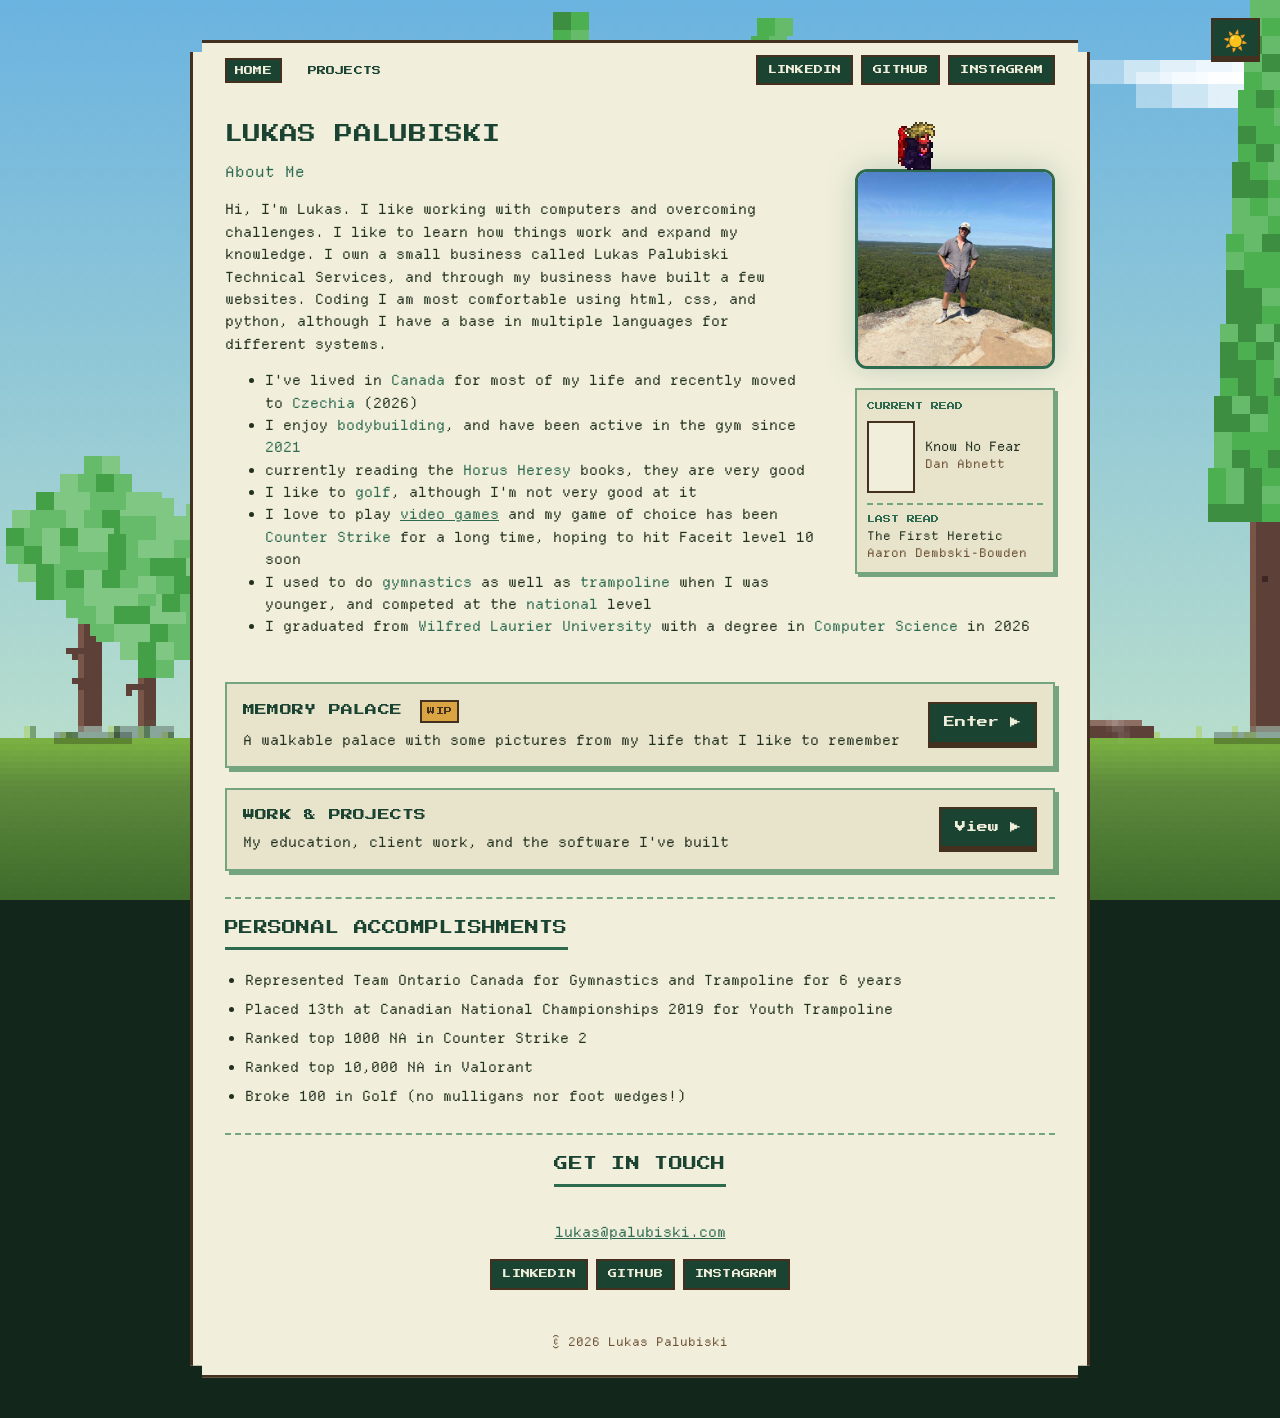
<file: index.html>
<!DOCTYPE html>
<html lang="en">
<head>
  <!-- Google tag (gtag.js) -->
<script async src="https://www.googletagmanager.com/gtag/js?id=G-KP51CSKDEX"></script>
<script>
  window.dataLayer = window.dataLayer || [];
  function gtag(){dataLayer.push(arguments);}
  gtag('js', new Date());

  gtag('config', 'G-KP51CSKDEX');
</script>
<meta charset="UTF-8">
<meta name="viewport" content="width=device-width, initial-scale=1.0">
<title>Lukas Palubiski</title>
<meta name="description" content="Lukas Palubiski: computer science graduate and software developer from Canada, now living in Czechia. About me, interests, and a walkable memory palace.">
<meta property="og:type" content="website">
<meta property="og:title" content="Lukas Palubiski">
<meta property="og:description" content="Computer science graduate and software developer. About me, interests, and a walkable memory palace.">
<meta property="og:url" content="https://palubiski.com/">
<meta property="og:image" content="https://palubiski.com/images/IMG_20260719_183843_461.jpg">
<meta name="twitter:card" content="summary">
<link rel="stylesheet" href="style.css">
</head>
<body>
  <button id="theme-toggle" aria-label="Toggle day/night" class="theme-toggle">🌙</button>
  <canvas id="bg-canvas"></canvas>
  <canvas id="npc-canvas"></canvas>

  <header id="site-header">
    <div class="header-inner">
      <nav id="main-nav" aria-label="Site">
        <ul>
          <li><a href="index.html" class="active" aria-current="page">Home</a></li>
          <li><a href="projects.html">Projects</a></li>
        </ul>
      </nav>
      <ul class="social-links">
        <li><a href="https://linkedin.com/in/lukas-palubiski-417b95355/" target="_blank" rel="noopener noreferrer">LinkedIn</a></li>
        <li><a href="https://github.com/lukaspal1" target="_blank" rel="noopener noreferrer">GitHub</a></li>
        <li><a href="https://www.instagram.com/lukaspalubiski.v2/" target="_blank" rel="noopener noreferrer">Instagram</a></li>
      </ul>
    </div>
  </header>

  <main id="top">
    <section id="about" class="section hero-section">
      <div class="section-inner">
        <div class="hero-layout">
          <div class="hero-image">
            <img 
              id="profile-thumb"
              src="images/IMG_20260719_183843_461.jpg" 
              alt="Lukas Palubiski - Profile Photo"
              class="profile-image"
              fetchpriority="high"
            >
            <br>
            <!-- <button id="knight-pose-btn" class="knight-pose-btn">Pose Knight</button> -->
            <!-- Side widgets: float beside the main block on wide screens, sit under the photo otherwise -->
            <div class="side-widgets">
            <a id="faceit-card" class="faceit-card" href="#" target="_blank" rel="noopener noreferrer" hidden>
              <span class="faceit-label">Faceit CS2</span>
              <span class="faceit-row">
                <span id="faceit-level" class="faceit-level"></span>
                <span id="faceit-elo" class="faceit-elo"></span>
              </span>
              <span class="faceit-bar"><span id="faceit-bar-fill" class="faceit-bar-fill"></span></span>
              <span id="faceit-goal" class="faceit-goal"></span>
            </a>
            <a id="spotify-card" class="spotify-card" href="#" target="_blank" rel="noopener noreferrer" hidden>
              <span class="spotify-label"><span id="spotify-status">Now playing</span><span id="spotify-eq" class="spotify-eq"><i></i><i></i><i></i></span></span>
              <span class="spotify-row">
                <canvas id="spotify-cover" class="spotify-cover" width="40" height="40"></canvas>
                <span class="spotify-text">
                  <span id="spotify-title" class="spotify-title"></span>
                  <span id="spotify-artist" class="spotify-artist"></span>
                </span>
              </span>
            </a>
            <!-- Current book: edit the title/author text and the data-* values.
                 The cover is fetched from Open Library by ISBN; to use your own
                 picture instead, add data-cover="images/your-file.jpg". -->
            <a id="book-card" class="book-card" href="#" target="_blank" rel="noopener noreferrer"
               data-isbn="9781849701358">
              <span class="book-label">Current read</span>
              <span class="book-row">
                <canvas id="book-cover" class="book-cover" width="50" height="75"></canvas>
                <span class="book-text">
                  <span class="book-title">Know No Fear</span>
                  <span class="book-author">Dan Abnett</span>
                </span>
              </span>
              <span class="book-prev">
                <span class="book-label">Last read</span>
                <span class="book-prev-title">The First Heretic</span>
                <span class="book-author">Aaron Dembski-Bowden</span>
              </span>
            </a>
            </div>
          </div>
          <div class="hero-text">
            <h1 class="hero-name">Lukas Palubiski</h1>
            <p class="hero-tagline"><b>About Me</b></p>
            <p>
              Hi, I'm Lukas. I like working with computers and overcoming challenges. 
              I like to learn how things work and expand my knowledge. I own a small 
              business called Lukas Palubiski Technical Services, and through my business 
              have built a few websites. Coding I am most comfortable using html, css, and 
              python, although I have a base in multiple languages for different systems.
            </p>
            <ul class="hero-details">
              <li>I've lived in <b>Canada</b> for most of my life and recently moved to <b>Czechia</b> (2026)</li>
              <li>I enjoy <b>bodybuilding</b>, and have been active in the gym since <b>2021</b></li>
              <li>currently reading the <b>Horus Heresy</b> books, they are very good</li>
              <li>I like to <b>golf</b>, although I'm not very good at it</li>
              <li>I love to play <b><a class = "hero-text" href="https://steamcommunity.com/id/gluckymcdoodle/" target="_blank" rel="noopener noreferrer">video games</a></b> and my game of choice has been <b>Counter Strike</b> for a long time, hoping to hit Faceit level 10 soon</li>
              <li>I used to do <b>gymnastics</b> as well as <b>trampoline</b> when I was younger, and competed at the <b>national</b> level</li>
              <li>I graduated from <b>Wilfred Laurier University</b> with a degree in <b>Computer Science</b> in 2026</li>

            </ul>
          </div>
        </div>

        <aside class="palace-callout">
          <div class="palace-text">
            <h2 class="palace-title">Memory Palace <span class="wip-badge">WIP</span></h2>
            <p>A walkable palace with some pictures from my life that I like to remember</p>
          </div>
          <a class="palace-btn" href="gallery.html" target="_blank" rel="noopener noreferrer">Enter &#9654;</a>
        </aside>

        <aside class="palace-callout">
          <div class="palace-text">
            <h2 class="palace-title">Work &amp; Projects</h2>
            <p>My education, client work, and the software I've built</p>
          </div>
          <a class="palace-btn" href="projects.html">View &#9654;</a>
        </aside>
      </div>
    </section>

    <div id="profile-modal" class="modal">
      <span class="close">&times;</span>
      <img class="modal-content" id="modal-img">
      <div id="caption">Click outside or press ESC to close</div>
    </div>

    <section id="accomplishments" class="section">
      <div class="section-inner">
        <h2 class="section-title">Personal Accomplishments</h2>
        <ul class="accomplishments-list">
          <li>Represented Team Ontario Canada for Gymnastics and Trampoline for 6 years</li>
          <li>Placed 13th at Canadian National Championships 2019 for Youth Trampoline</li>
          <li>Ranked top 1000 NA in Counter Strike 2</li>
          <li>Ranked top 10,000 NA in Valorant</li>
          <li>Broke 100 in Golf (no mulligans nor foot wedges!)</li>
        </ul>
      </div>
    </section>

    <section id="contact" class="section contact-section">
      <div class="section-inner">
        <h2 class="section-title">Get in Touch</h2>
        <p><a href="mailto:lukas@palubiski.com">lukas@palubiski.com</a></p>
        <ul class="social-links footer-social-links">
          <li><a href="https://linkedin.com/in/lukas-palubiski-417b95355/" target="_blank">LinkedIn</a></li>
          <li><a href="https://github.com/lukaspal1" target="_blank">GitHub</a></li>
          <li><a href="https://www.instagram.com/lukaspalubiski.v2/" target="_blank">Instagram</a></li>
        </ul>
      </div>
    </section>
  </main>

  <footer id="site-footer">
    <p>&copy; <span id="current-year"></span> Lukas Palubiski</p>
  </footer>

  <script src="script.js?v=1.11"></script>
  <script src="faceit.js?v=1.0"></script>
  <script src="spotify.js?v=1.0"></script>
  <script src="book.js?v=1.1"></script>
</body>
</html>
</file>
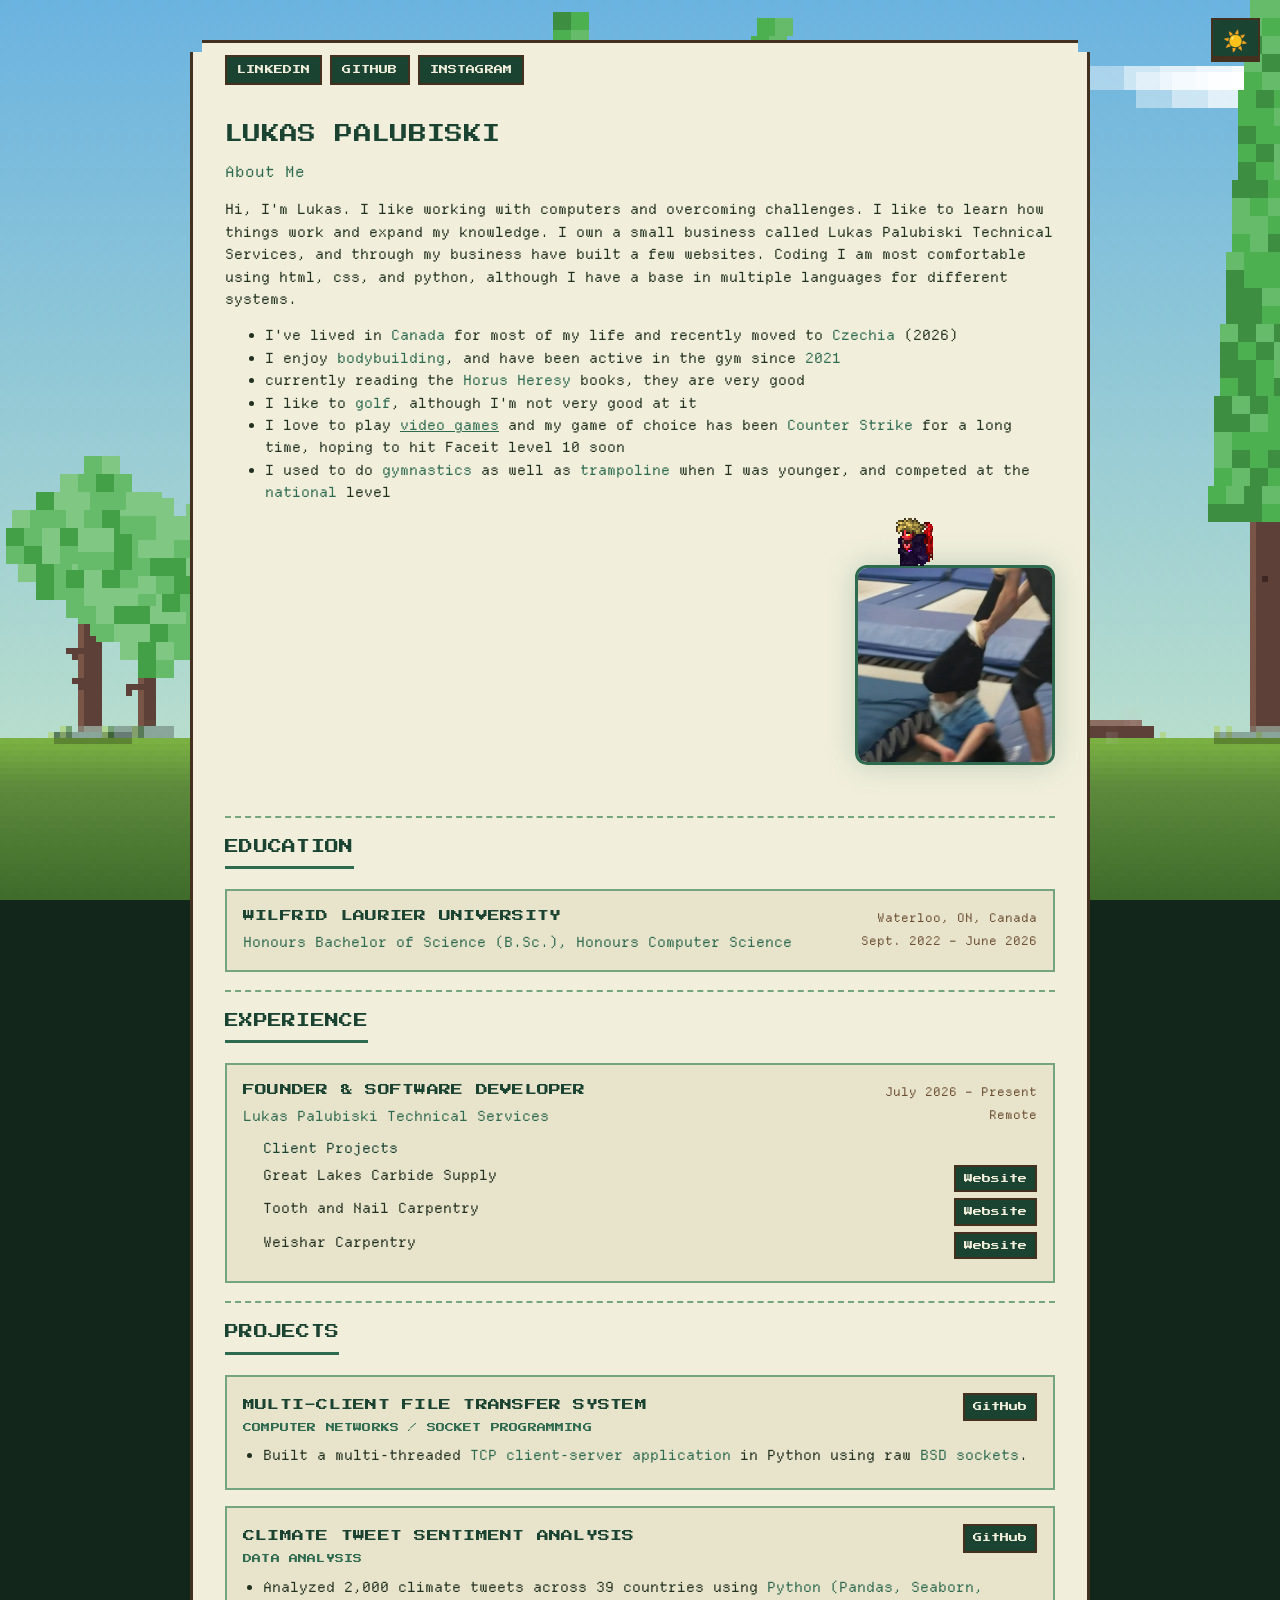
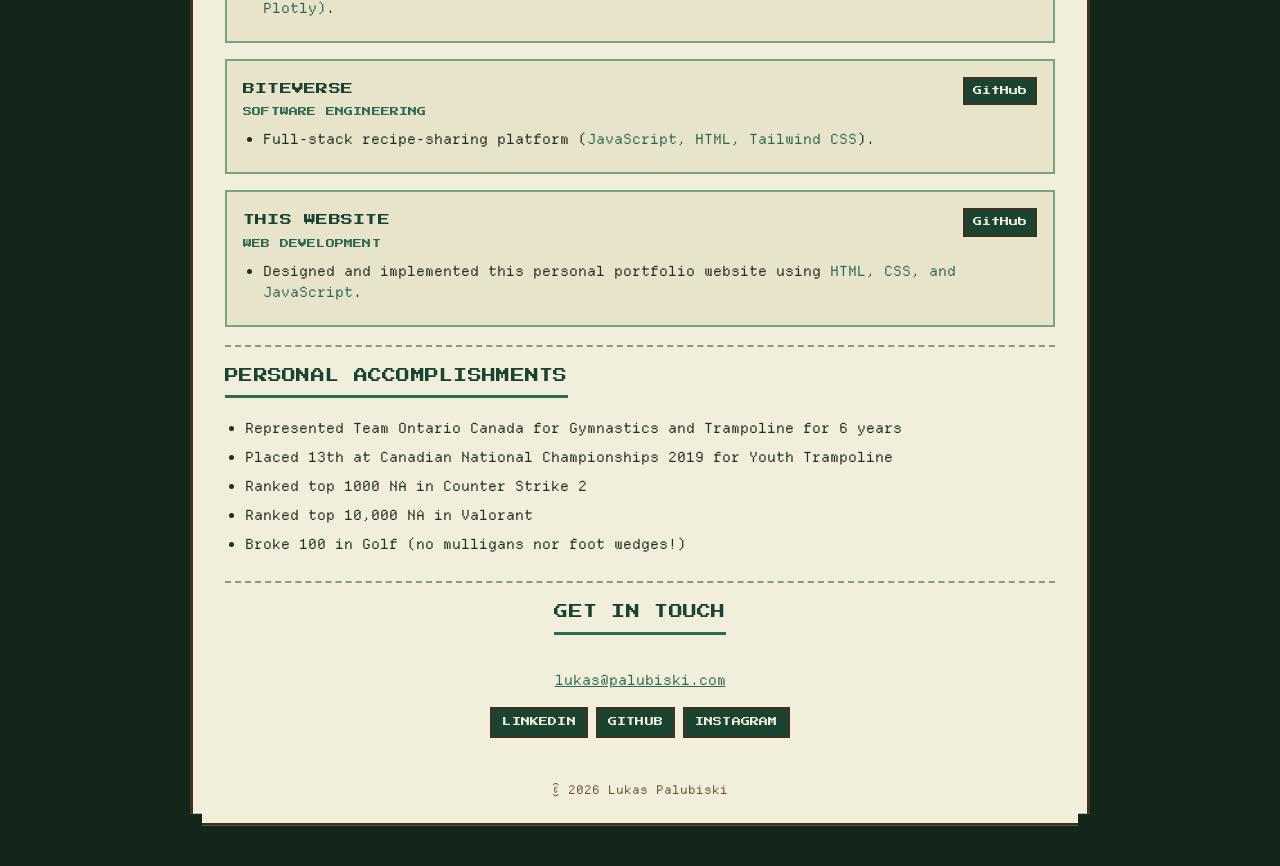
<file: LukasPalubiski.html>
<!DOCTYPE html>
<html lang="en">
<head>
<meta charset="UTF-8">
<meta name="viewport" content="width=device-width, initial-scale=1.0">
<title>Lukas Palubiski</title>
<link rel="stylesheet" href="style.css">
</head>
<body>
  <button id="theme-toggle" aria-label="Toggle day/night" class="theme-toggle">🌙</button>
  <canvas id="bg-canvas"></canvas>
  <canvas id="npc-canvas"></canvas>

  <header id="site-header">
    <div class="header-inner">
      <ul class="social-links">
        <li><a href="https://linkedin.com/in/lukas-palubiski-417b95355/" target="_blank" rel="noopener noreferrer">LinkedIn</a></li>
        <li><a href="https://github.com/lukaspal1" target="_blank" rel="noopener noreferrer">GitHub</a></li>
        <li><a href="https://www.instagram.com/lukaspalubiski.v2/" target="_blank" rel="noopener noreferrer">Instagram</a></li>
      </ul>
    </div>
  </header>

  <main id="top">
    <section id="about" class="section hero-section">
      <div class="section-inner">
        <div class="hero-layout">
          <div class="hero-text">
            <h1 class="hero-name">Lukas Palubiski</h1>
            <p class="hero-tagline"><b>About Me</b></p>
            <p>
              Hi, I'm Lukas. I like working with computers and overcoming challenges. 
              I like to learn how things work and expand my knowledge. I own a small 
              business called Lukas Palubiski Technical Services, and through my business 
              have built a few websites. Coding I am most comfortable using html, css, and 
              python, although I have a base in multiple languages for different systems.
            </p>
            <ul class="hero-details">
              <li>I've lived in <b>Canada</b> for most of my life and recently moved to <b>Czechia</b> (2026)</li>
              <li>I enjoy <b>bodybuilding</b>, and have been active in the gym since <b>2021</b></li>
              <li>currently reading the <b>Horus Heresy</b> books, they are very good</li>
              <li>I like to <b>golf</b>, although I'm not very good at it</li>
              <li>I love to play <b><a href="https://steamcommunity.com/id/gluckymcdoodle/" target="_blank" rel="noopener noreferrer">video games</a></b> and my game of choice has been <b>Counter Strike</b> for a long time, hoping to hit Faceit level 10 soon</li>
              <li>I used to do <b>gymnastics</b> as well as <b>trampoline</b> when I was younger, and competed at the <b>national</b> level</li>
            </ul>
          </div>
          
          <div class="hero-image">
            <img 
              id="profile-thumb"
              src="Screenshot_20220113-093740_Instagram.jpg" 
              alt="Lukas Palubiski - Profile Photo"
              class="profile-image"
              loading="lazy"
            >
            <br>
            <!-- <button id="knight-pose-btn" class="knight-pose-btn">Pose Knight</button> -->
          </div>
        </div>
      </div>
    </section>

    <div id="profile-modal" class="modal">
      <span class="close">&times;</span>
      <img class="modal-content" id="modal-img">
      <div id="caption">Click outside or press ESC to close</div>
    </div>

    <section id="education" class="section">
      <div class="section-inner">
        <h2 class="section-title">Education</h2>
        <article class="entry">
          <div class="entry-header">
            <h3 class="entry-title">Wilfrid Laurier University</h3>
            <span class="entry-location">Waterloo, ON, Canada</span>
          </div>
          <div class="entry-subheader">
            <span class="entry-role">Honours Bachelor of Science (B.Sc.), Honours Computer Science</span>
            <span class="entry-dates">Sept. 2022 – June 2026</span>
          </div>
        </article>
      </div>
    </section>

    <section id="experience" class="section">
      <div class="section-inner">
        <h2 class="section-title">Experience</h2>
        <article class="entry">
          <div class="entry-header">
            <h3 class="entry-title">Founder &amp; Software Developer</h3>
            <span class="entry-dates">July 2026 – Present</span>
          </div>
          <div class="entry-subheader">
            <span class="entry-role">Lukas Palubiski Technical Services</span>
            <span class="entry-location">Remote</span>
          </div>
          <ul class="entry-details client-list">
            <li class="entry-subheader" style="font-weight: bold; color: var(--forest);">Client Projects</li>
            <li class="entry-subheader">Great Lakes Carbide Supply <a class="entry-link" href="https://www.greatlakescarbidesupply.com" target="_blank">Website</a></li>
            <li class="entry-subheader">Tooth and Nail Carpentry <a class="entry-link" href="https://www.toothandnailcarpentry.ca" target="_blank">Website</a></li>
            <li class="entry-subheader">Weishar Carpentry<a class="entry-link" href="https://www.weisharcarpentry.ca" target="_blank">Website</a></li>
          </ul>
        </article>
      </div>
    </section>

    <section id="projects" class="section">
      <div class="section-inner">
        <h2 class="section-title">Projects</h2>
        <article class="entry project-entry">
          <div class="entry-header">
            <h3 class="entry-title">Multi-Client File Transfer System<span class="entry-tag">Computer Networks / Socket Programming</span></h3>
            <a href="https://github.com/lukaspal1/Networks-Programming-Assignment" target="_blank" class="entry-link">GitHub</a>
          </div>
          <ul class="entry-details"><li>Built a multi-threaded <strong>TCP client-server application</strong> in Python using raw <strong>BSD sockets</strong>.</li></ul>
        </article>
        <article class="entry project-entry">
          <div class="entry-header">
            <h3 class="entry-title">Climate Tweet Sentiment Analysis<span class="entry-tag">Data Analysis</span></h3>
            <a href="https://github.com/lukaspal1/Portfolio/blob/main/DataVisualization_A3.ipynb" target="_blank" class="entry-link">GitHub</a>
          </div>
          <ul class="entry-details"><li>Analyzed 2,000 climate tweets across 39 countries using <strong>Python (Pandas, Seaborn, Plotly)</strong>.</li></ul>
        </article>
        <article class="entry project-entry">
          <div class="entry-header">
            <h3 class="entry-title">BiteVerse<span class="entry-tag">Software Engineering</span></h3>
            <a href="https://github.com/muchlogic/CP317-Final-Project" target="_blank" class="entry-link">GitHub</a>
          </div>
          <ul class="entry-details"><li>Full-stack recipe-sharing platform (<strong>JavaScript, HTML, Tailwind CSS</strong>).</li></ul>
        </article>
        <article class="entry project-entry">
          <div class="entry-header">
            <h3 class="entry-title">This Website<span class="entry-tag">Web Development</span></h3>
            <a href="https://github.com/lukaspal1/Portfolio" target="_blank" class="entry-link">GitHub</a>
          </div>
          <ul class="entry-details"><li>Designed and implemented this personal portfolio website using <strong>HTML, CSS, and JavaScript</strong>.</li></ul>
        </article>
      </div>
    </section>

    <section id="accomplishments" class="section">
      <div class="section-inner">
        <h2 class="section-title">Personal Accomplishments</h2>
        <ul class="accomplishments-list">
          <li>Represented Team Ontario Canada for Gymnastics and Trampoline for 6 years</li>
          <li>Placed 13th at Canadian National Championships 2019 for Youth Trampoline</li>
          <li>Ranked top 1000 NA in Counter Strike 2</li>
          <li>Ranked top 10,000 NA in Valorant</li>
          <li>Broke 100 in Golf (no mulligans nor foot wedges!)</li>
        </ul>
      </div>
    </section>

    <section id="contact" class="section contact-section">
      <div class="section-inner">
        <h2 class="section-title">Get in Touch</h2>
        <p><a href="mailto:lukas@palubiski.com">lukas@palubiski.com</a></p>
        <ul class="social-links footer-social-links">
          <li><a href="https://linkedin.com/in/lukas-palubiski-417b95355/" target="_blank">LinkedIn</a></li>
          <li><a href="https://github.com/lukaspal1" target="_blank">GitHub</a></li>
          <li><a href="https://www.instagram.com/lukaspalubiski.v2/" target="_blank">Instagram</a></li>
        </ul>
      </div>
    </section>
  </main>

  <footer id="site-footer">
    <p>&copy; <span id="current-year"></span> Lukas Palubiski</p>
  </footer>

  <script src="script.js"></script>
</body>
</html>
</file>
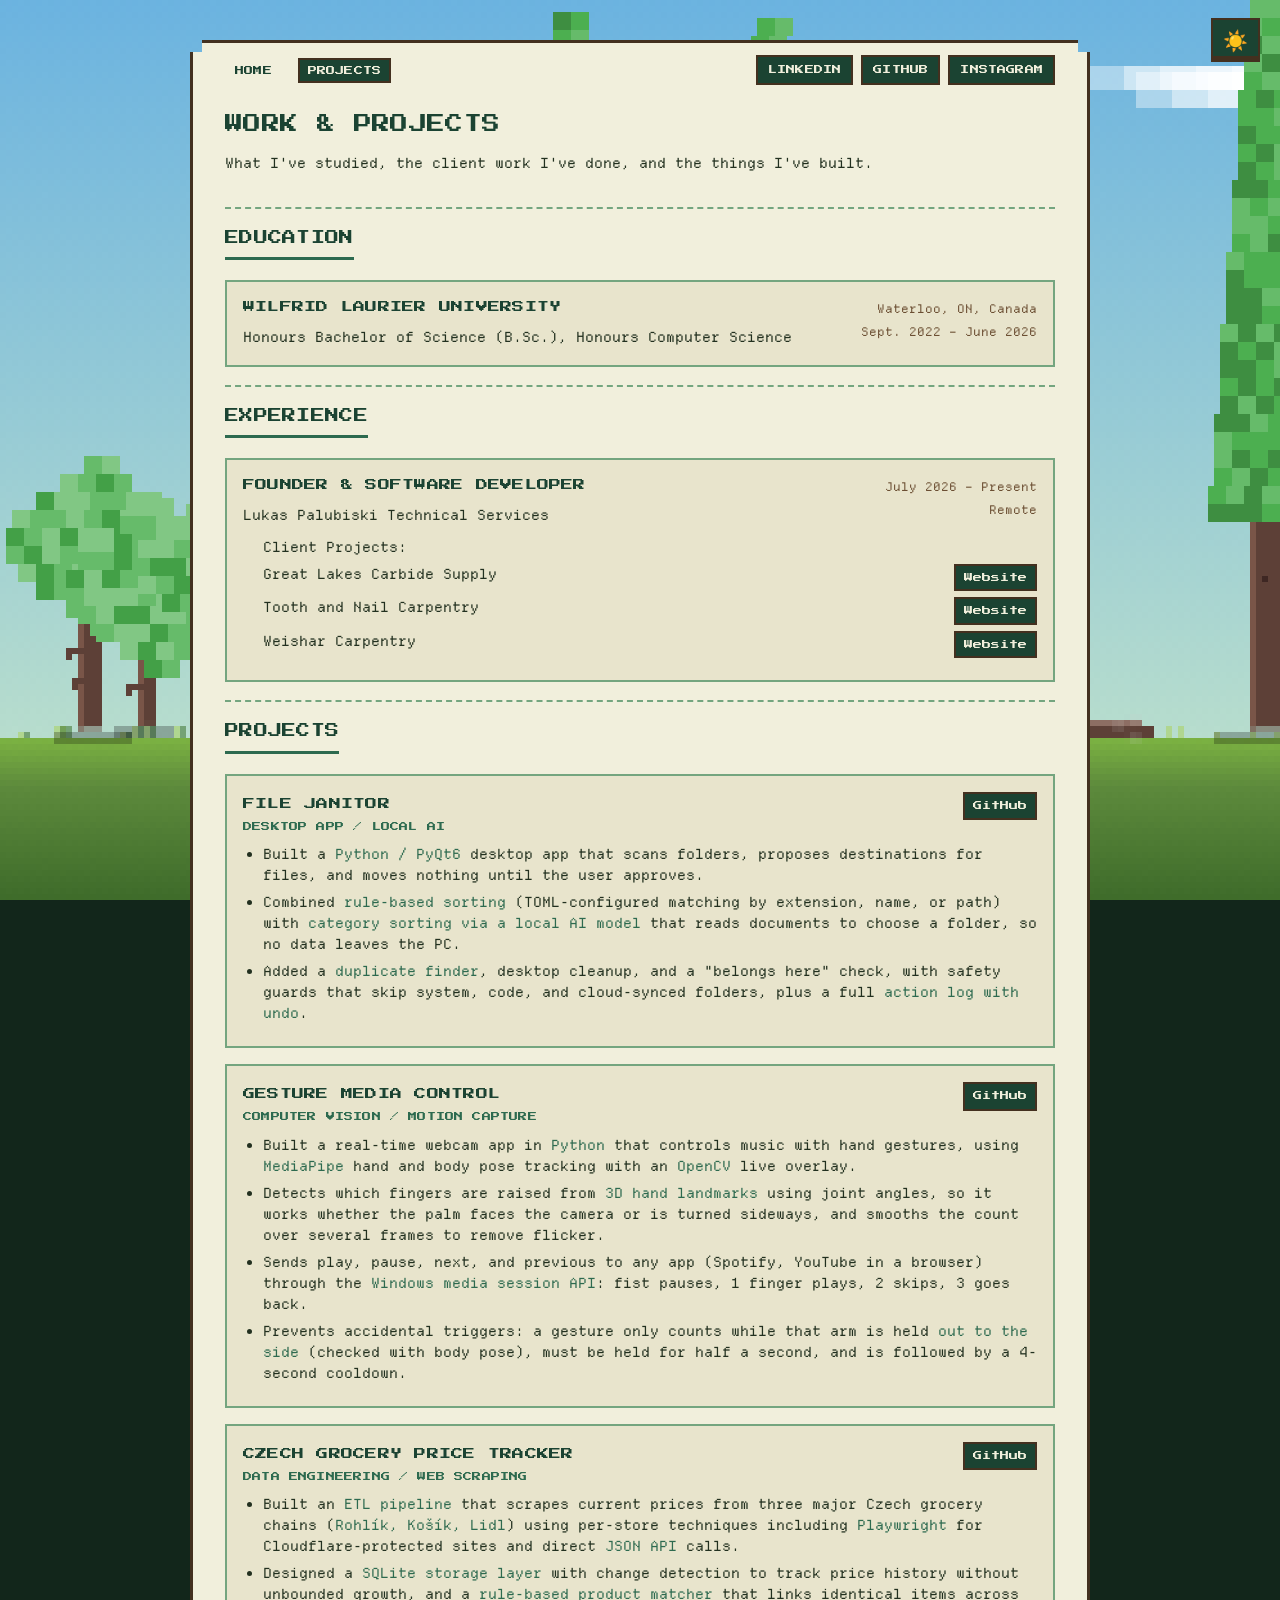
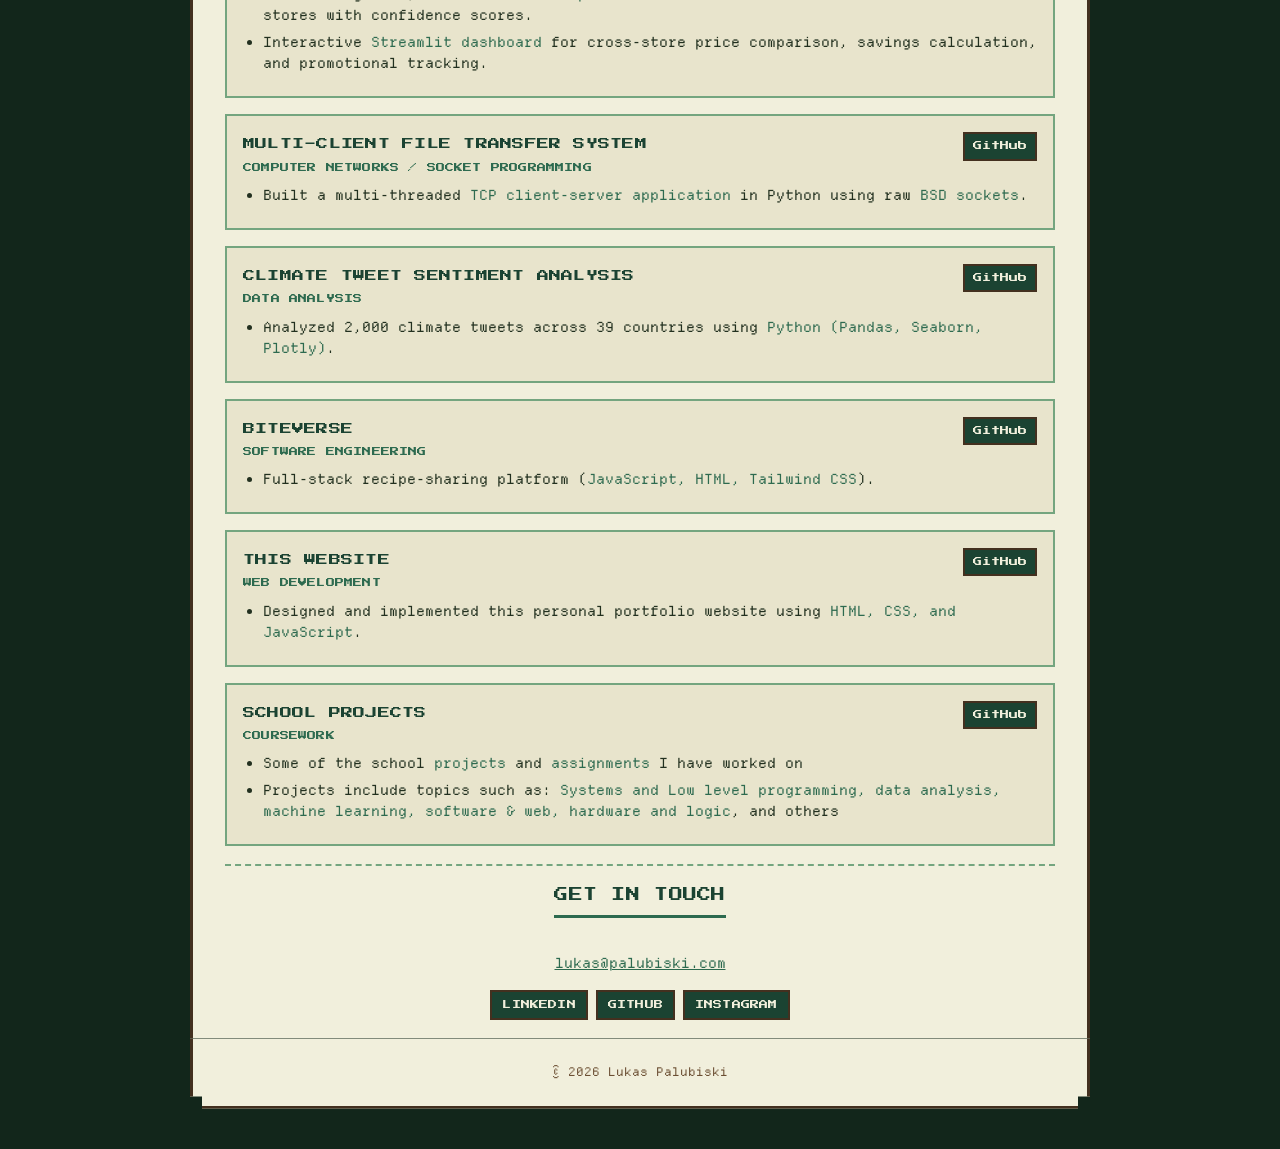
<file: projects.html>
<!DOCTYPE html>
<html lang="en">
<head>
  <!-- Google tag (gtag.js) -->
<script async src="https://www.googletagmanager.com/gtag/js?id=G-KP51CSKDEX"></script>
<script>
  window.dataLayer = window.dataLayer || [];
  function gtag(){dataLayer.push(arguments);}
  gtag('js', new Date());

  gtag('config', 'G-KP51CSKDEX');
</script>
<meta charset="UTF-8">
<meta name="viewport" content="width=device-width, initial-scale=1.0">
<title>Projects – Lukas Palubiski</title>
<meta name="description" content="Lukas Palubiski: computer science graduate and software developer. Education, client websites, and software projects in Python, web, and data.">
<meta property="og:type" content="website">
<meta property="og:title" content="Projects – Lukas Palubiski">
<meta property="og:description" content="Education, client work, and software projects by Lukas Palubiski.">
<meta property="og:url" content="https://palubiski.com/projects.html">
<meta property="og:image" content="https://palubiski.com/images/IMG_20260719_183843_461.jpg">
<meta name="twitter:card" content="summary">
<link rel="stylesheet" href="style.css">
</head>
<body>
  <button id="theme-toggle" aria-label="Toggle day/night" class="theme-toggle">🌙</button>
  <canvas id="bg-canvas"></canvas>
  <canvas id="npc-canvas"></canvas>

  <header id="site-header">
    <div class="header-inner">
      <nav id="main-nav" aria-label="Site">
        <ul>
          <li><a href="index.html">Home</a></li>
          <li><a href="projects.html" class="active" aria-current="page">Projects</a></li>
        </ul>
      </nav>
      <ul class="social-links">
        <li><a href="https://linkedin.com/in/lukas-palubiski-417b95355/" target="_blank" rel="noopener noreferrer">LinkedIn</a></li>
        <li><a href="https://github.com/lukaspal1" target="_blank" rel="noopener noreferrer">GitHub</a></li>
        <li><a href="https://www.instagram.com/lukaspalubiski.v2/" target="_blank" rel="noopener noreferrer">Instagram</a></li>
      </ul>
    </div>
  </header>

  <main id="top">
    <section id="intro" class="section">
      <div class="section-inner">
        <h1 class="hero-name">Work &amp; Projects</h1>
        <p>What I've studied, the client work I've done, and the things I've built.</p>
      </div>
    </section>

    <section id="education" class="section">
      <div class="section-inner">
        <h2 class="section-title">Education</h2>
        <article class="entry">
          <div class="entry-header">
            <h3 class="entry-title">Wilfrid Laurier University</h3>
            <span class="entry-location">Waterloo, ON, Canada</span>
          </div>
          <div class="entry-subheader">
            <span class="entry-subheader">Honours Bachelor of Science (B.Sc.), Honours Computer Science</span>
            <span class="entry-dates">Sept. 2022 – June 2026</span>
          </div>
        </article>
      </div>
    </section>

    <section id="experience" class="section">
      <div class="section-inner">
        <h2 class="section-title">Experience</h2>
        <article class="entry">
          <div class="entry-header">
            <h3 class="entry-title">Founder &amp; Software Developer</h3>
            <span class="entry-dates">July 2026 – Present</span>
          </div>
          <div class="entry-subheader">
            <span class="entry-subheader">Lukas Palubiski Technical Services</span>
            <span class="entry-location">Remote</span>
          </div>
          <ul class="entry-details client-list">
            <li class="entry-header" style="font-weight: bold">Client Projects:</li>
            <li class="entry-subheader">Great Lakes Carbide Supply <a class="entry-link" href="https://www.greatlakescarbidesupply.com" target="_blank">Website</a></li>
            <li class="entry-subheader">Tooth and Nail Carpentry <a class="entry-link" href="https://www.toothandnailcarpentry.ca" target="_blank">Website</a></li>
            <li class="entry-subheader">Weishar Carpentry <a class="entry-link" href="https://www.weisharcarpentry.ca" target="_blank">Website</a></li>
          </ul>
        </article>
      </div>
    </section>

    <section id="projects" class="section">
      <div class="section-inner">
        <h2 class="section-title">Projects</h2>
        <article class="entry project-entry">
          <div class="entry-header">
            <h3 class="entry-title">File Janitor<span class="entry-tag">Desktop App / Local AI</span></h3>
            <a href="https://github.com/lukaspal1/file-janitor" target="_blank" class="entry-link">GitHub</a>
          </div>
          <ul class="entry-details">
            <li>Built a <strong>Python / PyQt6</strong> desktop app that scans folders, proposes destinations for files, and moves nothing until the user approves.</li>
            <li>Combined <strong>rule-based sorting</strong> (TOML-configured matching by extension, name, or path) with <strong>category sorting via a local AI model</strong> that reads documents to choose a folder, so no data leaves the PC.</li>
            <li>Added a <strong>duplicate finder</strong>, desktop cleanup, and a "belongs here" check, with safety guards that skip system, code, and cloud-synced folders, plus a full <strong>action log with undo</strong>.</li>
          </ul>
        </article>
        <article class="entry project-entry">
          <div class="entry-header">
            <h3 class="entry-title">Gesture Media Control<span class="entry-tag">Computer Vision / Motion Capture</span></h3>
            <a href="https://github.com/lukaspal1/motion-capture-media" target="_blank" class="entry-link">GitHub</a>
          </div>
          <ul class="entry-details">
            <li>Built a real-time webcam app in <strong>Python</strong> that controls music with hand gestures, using <strong>MediaPipe</strong> hand and body pose tracking with an <strong>OpenCV</strong> live overlay.</li>
            <li>Detects which fingers are raised from <strong>3D hand landmarks</strong> using joint angles, so it works whether the palm faces the camera or is turned sideways, and smooths the count over several frames to remove flicker.</li>
            <li>Sends play, pause, next, and previous to any app (Spotify, YouTube in a browser) through the <strong>Windows media session API</strong>: fist pauses, 1 finger plays, 2 skips, 3 goes back.</li>
            <li>Prevents accidental triggers: a gesture only counts while that arm is held <strong>out to the side</strong> (checked with body pose), must be held for half a second, and is followed by a 4-second cooldown.</li>
          </ul>
        </article>
        <article class="entry project-entry">
          <div class="entry-header">
            <h3 class="entry-title">Czech Grocery Price Tracker<span class="entry-tag">Data Engineering / Web Scraping</span></h3>
            <a href="https://github.com/lukaspal1/Grocery-store-price-tracker" target="_blank" class="entry-link">GitHub</a>
          </div>
          <ul class="entry-details">
            <li>Built an <strong>ETL pipeline</strong> that scrapes current prices from three major Czech grocery chains (<strong>Rohlík, Košík, Lidl</strong>) using per-store techniques including <strong>Playwright</strong> for Cloudflare-protected sites and direct <strong>JSON API</strong> calls.</li>
            <li>Designed a <strong>SQLite storage layer</strong> with change detection to track price history without unbounded growth, and a <strong>rule-based product matcher</strong> that links identical items across stores with confidence scores.</li>
            <li>Interactive <strong>Streamlit dashboard</strong> for cross-store price comparison, savings calculation, and promotional tracking.</li>
          </ul>
        </article>
        <article class="entry project-entry">
          <div class="entry-header">
            <h3 class="entry-title">Multi-Client File Transfer System<span class="entry-tag">Computer Networks / Socket Programming</span></h3>
            <a href="https://github.com/lukaspal1/Networks-Programming-Assignment" target="_blank" class="entry-link">GitHub</a>
          </div>
          <ul class="entry-details"><li>Built a multi-threaded <strong>TCP client-server application</strong> in Python using raw <strong>BSD sockets</strong>.</li></ul>
        </article>
        <article class="entry project-entry">
          <div class="entry-header">
            <h3 class="entry-title">Climate Tweet Sentiment Analysis<span class="entry-tag">Data Analysis</span></h3>
            <a href="https://github.com/lukaspal1/Portfolio/blob/main/DataVisualization_A3.ipynb" target="_blank" class="entry-link">GitHub</a>
          </div>
          <ul class="entry-details"><li>Analyzed 2,000 climate tweets across 39 countries using <strong>Python (Pandas, Seaborn, Plotly)</strong>.</li></ul>
        </article>
        <article class="entry project-entry">
          <div class="entry-header">
            <h3 class="entry-title">BiteVerse<span class="entry-tag">Software Engineering</span></h3>
            <a href="https://github.com/muchlogic/CP317-Final-Project" target="_blank" class="entry-link">GitHub</a>
          </div>
          <ul class="entry-details"><li>Full-stack recipe-sharing platform (<strong>JavaScript, HTML, Tailwind CSS</strong>).</li></ul>
        </article>
        <article class="entry project-entry">
          <div class="entry-header">
            <h3 class="entry-title">This Website<span class="entry-tag">Web Development</span></h3>
            <a href="https://github.com/lukaspal1/website-lukaspal" target="_blank" class="entry-link">GitHub</a>
          </div>
          <ul class="entry-details"><li>Designed and implemented this personal portfolio website using <strong>HTML, CSS, and JavaScript</strong>.</li></ul>
        </article>
        <article class="entry project-entry">
          <div class="entry-header">
            <h3 class="entry-title">School Projects<span class="entry-tag">Coursework</span></h3>
            <a href="https://github.com/lukaspal1/portfolio" target="_blank" class="entry-link">GitHub</a>
          </div>
          <ul class="entry-details"><li>Some of the school <strong>projects</strong> and <strong>assignments</strong> I have worked on</li>
          <li>Projects include topics such as: <strong>Systems and Low level programming, data analysis, machine learning, software & web, hardware and logic</strong>, and others</li>
          </ul>

        </article>
      </div>
    </section>

    <section id="contact" class="section contact-section">
      <div class="section-inner">
        <h2 class="section-title">Get in Touch</h2>
        <p><a href="mailto:lukas@palubiski.com">lukas@palubiski.com</a></p>
        <ul class="social-links footer-social-links">
          <li><a href="https://linkedin.com/in/lukas-palubiski-417b95355/" target="_blank">LinkedIn</a></li>
          <li><a href="https://github.com/lukaspal1" target="_blank">GitHub</a></li>
          <li><a href="https://www.instagram.com/lukaspalubiski.v2/" target="_blank">Instagram</a></li>
        </ul>
      </div>
    </section>
  </main>

  <footer id="site-footer">
    <p>&copy; <span id="current-year"></span> Lukas Palubiski</p>
  </footer>

  <script src="script.js?v=1.11"></script>
</body>
</html>
</file>
<file: style.css>
/* ============================================================
   Lukas Palubiski — pixel nature theme
   ============================================================ */

@import url('https://fonts.googleapis.com/css2?family=Press+Start+2P&family=VT323&display=swap');

/* Departure Mono by Helena Zhang, SIL Open Font License (fonts/departure-mono/LICENSE) */
@font-face{
  font-family:'Departure Mono';
  src:url('fonts/departure-mono/DepartureMono-Regular.woff2') format('woff2'),
      url('fonts/departure-mono/DepartureMono-Regular.woff') format('woff');
  font-weight:400;
  font-style:normal;
  font-display:swap;
}

:root{
  /* palette */
  --forest-dark:#12261B;
  --forest:#1B4332;
  --moss:#2D6A4F;
  --sage:#74A57F;
  --leaf:#95D5B2;
  --parchment:#F1EFDC;
  --parchment-alt:#E8E4CC;
  --bark:#43301F;
  --bark-light:#6B4E32;
  --amber:#D9A441;
  --ink:#22301F;

  --pixel-border: 3px;
  --max-width: 900px;
}

*{
  box-sizing:border-box;
}

html{
  scroll-behavior:smooth;
}

body{
  margin:0;
  min-height:100vh;
  font-family:'Departure Mono', monospace;
  font-size:14px;
  line-height:1.6;
  font-synthesis:none; /* no fake bold/italic, it smears pixel fonts */
  color:var(--ink);
  background:var(--forest-dark);
  cursor: url('World of Warcraft Pixel Cursor--cursor--SweezyCursors.png'), auto;
}
a, button {
    cursor: url('World of Warcraft Pixel Cursor--pointer--SweezyCursors.png'), pointer;
}


/* Retro gaming style hover */
h1, h2, h3 {
    transition: all 0.15s ease;
    position: relative;
}

h1:hover, h2:hover, h3:hover {
    color: var(--amber);
    transform: translateY(-2px);
}

/* Pixel scanline overlay on hover */
h1:hover::after, h2:hover::after, h3:hover::after {
    content: '';
    position: absolute;
    top: 0;
    left: 0;
    width: 100%;
    height: 100%;
    background: repeating-linear-gradient(
        0deg,
        rgba(0,0,0,0) 0px,
        rgba(0,0,0,0) 2px,
        rgba(0,0,0,0.05) 2px,
        rgba(0,0,0,0.05) 4px
    );
    pointer-events: none;
    animation: scanline 0.5s linear infinite;
}

@keyframes scanline {
    0% { background-position: 0 0; }
    100% { background-position: 0 4px; }
}


.knight-pose-btn {
  margin-top: 10px;
  font-family: 'Press Start 2P', monospace;
  font-size: 9px;
  background: var(--forest);
  color: var(--parchment);
  border: 2px solid var(--bark);
  padding: 8px 12px;
  cursor: url('World of Warcraft Pixel Cursor--pointer--SweezyCursors.png'), pointer;
}
.knight-pose-btn:hover {
  background: var(--amber);
  color: var(--bark);
}
/* ============================================================
   FIXED BACKGROUND CANVAS
   Stays put while the page (block panel) scrolls over it.
   Rendered at low internal resolution + image-rendering:pixelated
   so everything drawn on it comes out chunky/8-bit automatically.
   ============================================================ */
#bg-canvas{
  position:fixed;
  top:0;
  left:0;
  width:100vw;
  height:100vh;
  z-index:-1;
  display:block;
  image-rendering:pixelated;
  image-rendering:-moz-crisp-edges;
  image-rendering:crisp-edges;
}
#npc-canvas {
  position: fixed;
  top: 0;
  left: 0;
  width: 100vw;
  height: 100vh;
  z-index: 10; /* Higher than your parchment block */
  pointer-events: none; /* Allows you to click links "through" the canvas */
  image-rendering: pixelated;
  image-rendering: -moz-crisp-edges;
  image-rendering: crisp-edges;
}
/* Sword cursor while hovering the character (set from script.js) */
html.sword-cursor,
html.sword-cursor * {
  cursor: url('images/sword-cursor.png?v=2') 1 1, crosshair !important;
}

/* ============================================================
   DAY/NIGHT TOGGLE BUTTON
   ============================================================ */

.theme-toggle {
  position: fixed;
  top: 20px;
  right: 20px;
  background: var(--forest);
  border: 2px solid var(--bark);
  color: var(--parchment);
  font-size: 20px;
  padding: 4px 10px;
  cursor: url('World of Warcraft Pixel Cursor--pointer--SweezyCursors.png'), pointer;
  transition: all 0.3s ease;
  line-height: 1.4;
  font-family: 'Press Start 2P', monospace;
  box-shadow: 0 4px 0 var(--bark);
  transform: translateY(-2px);
}

.theme-toggle:hover {
  background: var(--amber);
  color: var(--bark);
  transform: translateY(0px);
  box-shadow: 0 2px 0 var(--bark);
}

.theme-toggle:active {
  transform: translateY(2px);
  box-shadow: 0 0px 0 var(--bark);
}

/* Adjust header-inner to accommodate the button */
.header-inner {
  display: flex;
  flex-wrap: wrap;
  align-items: center;
  gap: 16px;
}

/* Page nav on the left, social links pushed to the right */
@media (min-width: 641px) {
  #main-nav + .social-links {
    margin-left: auto;
  }
}

/* On small screens, stack header items */
@media (max-width: 640px) {
  .header-inner {
    flex-direction: column;
    align-items: stretch;
  }
  .social-links {
    justify-content: center;
  }
  .theme-toggle {
    align-self: center;
  }
}


/* ============================================================
   HEADINGS / PIXEL FONT
   ============================================================ */
h1, h2, h3,
.site-name,
#main-nav a,
.social-links a,
.entry-tag{
  font-family:'Press Start 2P', monospace;
  text-transform:uppercase;
  letter-spacing:.02em;
}
/* Departure Mono has no bold weight, so bold text stands out by color instead */
strong, b{
  font-weight:400;
  color:var(--moss);
}

a{
  color:var(--moss);
}
a:hover{
  color:var(--amber);
}

/* ============================================================
   THE "BLOCK" — header, main, footer form one continuous
   parchment panel, framed by the animated background on all sides.
   ============================================================ */
#site-header,
main,
#site-footer{
  max-width:var(--max-width);
  margin:0 auto;
  background:var(--parchment);
  border-left:var(--pixel-border) solid var(--bark);
  border-right:var(--pixel-border) solid var(--bark);
  padding-left:32px;
  padding-right:32px;
}

body{
  padding:40px 16px;
}

/* Pixel-notch corners on the very top of the header ... */
#site-header{
  border-top:var(--pixel-border) solid var(--bark);
  padding-top:12px;
  padding-bottom:8px;
  clip-path:polygon(
    0 12px, 12px 12px, 12px 0,
    calc(100% - 12px) 0, calc(100% - 12px) 12px, 100% 12px,
    100% 100%,
    0 100%
  );
}

/* ...and the very bottom of the footer */
#site-footer{
  border-bottom:var(--pixel-border) solid var(--bark);
  padding-top:24px;
  padding-bottom:24px;
  text-align:center;
  clip-path:polygon(
    0 0,
    100% 0,
    100% calc(100% - 12px), calc(100% - 12px) calc(100% - 12px), calc(100% - 12px) 100%,
    12px 100%, 12px calc(100% - 12px), 0 calc(100% - 12px)
  );
}

#site-footer p{
  margin:0;
  font-size:12px;
  color:var(--bark-light);
}

/* ============================================================
   HEADER / NAV
   ============================================================ */
.header-inner{
  display:flex;
  flex-wrap:wrap;
  align-items:center;
  gap:16px;
}

.site-name{
  font-size:14px;
  color:var(--forest);
  text-decoration:none;
}
.site-name:hover{
  color:var(--amber);
}

#main-nav ul{
  list-style:none;
  display:flex;
  flex-wrap:wrap;
  gap:16px;
  margin:0;
  padding:0;
}
#main-nav a{
  font-size:9px;
  text-decoration:none;
  color:var(--forest);
  padding:6px 8px;
  border:2px solid transparent;
}
#main-nav a:hover{
  color:var(--parchment);
  background:var(--moss);
  border-color:var(--bark);
}
#main-nav a.active{
  color:var(--parchment);
  background:var(--forest);
  border-color:var(--bark);
}

.social-links{
  list-style:none;
  display:flex;
  gap:8px;
  margin:0;
  padding:0;
}
.social-links a{
  font-size:9px;
  text-decoration:none;
  color:var(--parchment);
  background:var(--forest);
  border:2px solid var(--bark);
  padding:6px 10px;
  display:inline-block;
}
.social-links a:hover{
  background:var(--amber);
  color:var(--bark);
}

/* ============================================================
   SECTIONS
   ============================================================ */
.section{
  padding:18px 0;
  border-bottom:2px dashed var(--sage);
}
.section:last-of-type{
  border-bottom:none;
}

.section-inner{
  max-width:100%;
}

.section-title{
  font-size:14px;
  color:var(--forest);
  margin:0 0 20px;
  padding-bottom:8px;
  border-bottom:var(--pixel-border) solid var(--moss);
  display:inline-block;
}

/* ---- hero ---- */
.hero-section{
  text-align:center;
  border-bottom:2px dashed var(--sage);
}
.hero-name{
  font-size:18px;
  color:var(--forest);
  margin:0 0 12px;
  line-height:1.5;
}
.hero-tagline{
  font-size:15px;
  color:var(--moss);
  margin:0 0 8px;
}
.hero-location,
.hero-meta{
  font-size:12px;
  color:var(--bark-light);
  margin:0 0 4px;
}
.hero-contact{
  font-size:13px;
  margin:12px 0 0;
}
/* ============================================================
   HERO LAYOUT - TEXT + IMAGE SIDE BY SIDE
   ============================================================ */

/* The photo floats top-right, so the text wraps beside it and then
   continues full width underneath once it's past the photo */
.hero-layout {
    display: flow-root; /* contains the float */
    padding: 10px 0;
}

/* Text content */
.hero-text {
    text-align: left; /* Override the center alignment from hero-section */
}

/* Right side - profile image */
.hero-image {
    float: right;
    width: 200px;
    margin: 0 0 16px 40px;
    text-align: center;
    padding-top: 48px; /* headroom for the character walking on the photo */
}

/* Profile Image - Pixel Style to match your theme */
.profile-image {
    width: 100%;
    max-width: 250px;
    height: auto;
    aspect-ratio: 1 / 1;
    border-radius: 12px; /* Square with rounded corners */
    object-fit: cover;
    image-rendering: -moz-crisp-edges;
    image-rendering: crisp-edges;
    border: 3px solid var(--moss);
    box-shadow: 
        0 0 30px rgba(45, 106, 79, 0.25),
        inset 0 0 30px rgba(0, 0, 0, 0.1);
    transition: transform 0.3s ease, box-shadow 0.3s ease;
    cursor: url('World of Warcraft Pixel Cursor--pointer--SweezyCursors.png'), pointer;

}

/* Only on real hover devices: on touch the hover sticks after a tap, and the
   tilted photo pokes up into the character walking on top of it */
@media (hover: hover) {
  .profile-image:hover {
      transform: scale(1.03) rotate(-2deg);
      box-shadow:
          0 0 50px rgba(45, 106, 79, 0.4),
          inset 0 0 30px rgba(0, 0, 0, 0.1);
  }
}

/* Pixel-style decorative frame option (adds that retro feel) */
.profile-image-wrapper {
    position: relative;
    padding: 4px;
    background: var(--forest);
    border-radius: 14px;
    box-shadow: 
        0 0 30px rgba(45, 106, 79, 0.2),
        inset 0 0 20px rgba(0, 0, 0, 0.2);
}

.profile-image-wrapper .profile-image {
    border: 2px solid var(--parchment);
    box-shadow: none;
}
/* Lightbox Modal Styles */
.modal {
  display: none; 
  position: fixed; 
  z-index: 1000; /* High z-index to sit above your canvas */
  left: 0;
  top: 0;
  width: 100%; 
  height: 100%; 
  overflow: auto; 
  background-color: rgba(0, 0, 0, 0.85); /* Dark background */
  justify-content: center;
  align-items: center;
  flex-direction: column;

}

.modal-content {
  margin: auto;
  display: block;
  width: 80%;
  max-width: 700px;
  border-radius: 12px;
  border: 3px solid var(--parchment); /* Matches your theme */
  box-shadow: 0 0 50px rgba(45, 106, 79, 0.6);

}

.close {
  position: absolute;
  top: 20px;
  right: 35px;
  color: var(--parchment);
  font-size: 40px;
  font-weight: bold;
  cursor: url('World of Warcraft Pixel Cursor--pointer--SweezyCursors.png'), pointer;
  z-index: 1001;
}

.close:hover, .close:focus {
  color: var(--moss);
  text-decoration: none;
  cursor: url('World of Warcraft Pixel Cursor--pointer--SweezyCursors.png'), pointer;
}

#caption {
  margin: 15px auto;
  text-align: center;
  color: var(--parchment);
  font-family: sans-serif;
    cursor: url('World of Warcraft Pixel Cursor--cursor--SweezyCursors.png'), pointer;

}

/* Mobile responsiveness */
@media only screen and (max-width: 700px){
  .modal-content {
    width: 95%;
  }
}

/* ============================================================
   MOBILE RESPONSIVE - Stack on small screens
   ============================================================ */

@media (max-width: 768px) {
    .hero-layout {
        text-align: center;
    }

    .hero-text {
        text-align: center; /* Center text on mobile */
    }

    /* Image on top, text below */
    .hero-image {
        float: none;
        width: 180px;
        margin: 0 auto 25px;
    }
    
    .profile-image {
        max-width: 180px;
    }
}
/* ---- entries (education / experience / projects) ---- */
.entry{
  margin-bottom:16px;
  padding:16px;
  background:var(--parchment-alt);
  border:2px solid var(--sage);


}
.entry:last-child{
  margin-bottom:0;
}

.entry-header{
  display:flex;
  flex-wrap:wrap;
  align-items:baseline;
  justify-content:space-between;
  gap:8px;
}
.entry-title{
  font-size:12px;
  color:var(--forest);
  margin:0;
}
.entry-tag{
  display:block;
  font-size:9px;
  color:var(--moss);
  margin-top:6px;
}
.entry-location,
.entry-dates{
  font-size:12px;
  color:var(--bark-light);
  white-space:nowrap;
}
.entry-link{
  font-size:9px;
  font-family:'Press Start 2P', monospace;
  text-decoration:none;
  color:var(--parchment);
  background:var(--forest);
  border:2px solid var(--bark);
  padding:5px 8px;
  white-space:nowrap;
}
.entry-link:hover{
  background:var(--amber);
  color:var(--bark);
}

.entry-subheader{
  display:flex;
  flex-wrap:wrap;
  justify-content:space-between;
  gap:8px;
  margin-top:4px;
}
.entry-role{
  font-style:italic;
  color:var(--moss);
}

.entry-details{
  margin:10px 0 0;
  padding-left:20px;
}
.entry-details li{
  margin-bottom:6px;
  line-height:1.5;
}
.entry-details code{
  background:var(--forest);
  color:var(--leaf);
  padding:1px 5px;
  font-size:14px;
}

/* ---- skills ---- */
.skills-list{
  margin:0;
}
.skills-row{
  display:flex;
  flex-wrap:wrap;
  gap:6px 12px;
  padding:10px 0;
  border-bottom:1px dotted var(--sage);
}
.skills-row:last-child{
  border-bottom:none;
}
.skills-row dt{
  font-family:'Press Start 2P', monospace;
  font-size:10px;
  color:var(--forest);
  min-width:180px;
}
.skills-row dd{
  margin:0;
  color:var(--ink);
}

/* ---- accomplishments ---- */
.accomplishments-list{
  margin:0;
  padding-left:20px;
}
.accomplishments-list li{
  margin-bottom:8px;
  line-height:1.5;
}

/* ---- contact / footer section ---- */
.contact-section{
  text-align:center;
}
.footer-social-links{
  justify-content:center;
  margin-top:16px;
}

/* ============================================================
   RESPONSIVE
   ============================================================ */
@media (max-width:640px){
  body{ padding:20px 8px; font-size:14px; }
  #site-header, main, #site-footer{ padding-left:16px; padding-right:16px; }
  .header-inner{ flex-direction:column; align-items:flex-start; }
  .hero-name{ font-size:19px; }
  .entry-header{ flex-direction:column; align-items:flex-start; }
  .skills-row dt{ min-width:100%; }
}

/* ============================================================
   NIGHT MODE OVERRIDES (Dark Mode)
   ============================================================ */
body.night-mode {
  --parchment: #1E2A23;        /* Dark green/grey block background */
  --parchment-alt: #15201A;    /* Darker inner box background */
  --ink: #FFFFFF;              /* Normal text - White */
  --forest: #74A57F;           /* Lighter green for buttons/accents (keeps background green) */
  --moss: #95D5B2;             /* Lighter accents */
  --sage: #4A6955;             /* Darker sage for borders */
  --bark: #0F1A14;             /* Very dark brown/green for borders */
  --bark-light: #9E8368;       /* Lightened brown for smaller text */
  --amber: #FFD166;            /* Bright Yellow */
  --leaf: #95D5B2;             /* Code text */
}

/* Make ALL Titles, Headers, and Sub-headers YELLOW */
body.night-mode h1,
body.night-mode h2,
body.night-mode h3,
body.night-mode .hero-name,
body.night-mode .section-title,
body.night-mode .entry-title,
body.night-mode .hero-tagline,
body.night-mode .entry-tag {
  color: var(--amber);
}

/* Make social link backgrounds darker in night mode, keep yellow text */
body.night-mode .social-links a {
    background: #15201A; /* Darker green/black background */
    color: var(--amber); /* Yellow text */
    border-color: #0F1A14;
}

body.night-mode .social-links a:hover {
    background: var(--amber);
    color: #15201A;
}

/* Ensure the theme toggle button is ALWAYS on top (fixes mobile issue) */
.theme-toggle {
    z-index: 10000; /* Puts it above the header and content block */
}
/* Dark mode for entry links (Website, GitHub buttons) */
body.night-mode .entry-link {
    background: #15201A; /* Dark background to match social buttons */
    color: var(--amber); /* Yellow text */
    border-color: #0F1A14; /* Dark border */
}

body.night-mode .entry-link:hover {
    background: var(--amber); /* Yellow background on hover */
    color: #15201A; /* Dark text on hover */
}
/* ============================================================
   MEMORY PALACE CALLOUT
   ============================================================ */
.palace-callout{
  display:flex;
  align-items:center;
  gap:20px;
  margin:20px 0 8px;
  padding:16px;
  text-align:left;
  background:var(--parchment-alt);
  border:2px solid var(--sage);
  box-shadow:4px 4px 0 var(--sage);
}
.palace-text{
  flex:1;
  min-width:0;
}
.palace-text p{
  margin:8px 0 0;
  line-height:1.4;
}
.palace-title{
  font-size:12px;
  color:var(--forest);
  margin:0;
}
.wip-badge{
  display:inline-block;
  font-size:8px;
  padding:3px 5px;
  margin-left:6px;
  vertical-align:middle;
  color:var(--bark);
  background:var(--amber);
  border:2px solid var(--bark);
}
.palace-btn{
  flex:0 0 auto;
  font-family:'Press Start 2P', monospace;
  font-size:11px;
  text-decoration:none;
  color:var(--parchment);
  background:var(--forest);
  border:2px solid var(--bark);
  padding:10px 14px;
  box-shadow:0 4px 0 var(--bark);
  transform:translateY(-2px);
  transition:all .15s ease;
}
.palace-btn:hover{
  background:var(--amber);
  color:var(--bark);
  transform:translateY(0);
  box-shadow:0 2px 0 var(--bark);
}
.palace-btn:active{
  transform:translateY(2px);
  box-shadow:none;
}

/* ============================================================
   FACEIT WIDGET
   ============================================================ */
.faceit-card{
  display:block;
  margin-top:12px;
  padding:10px;
  text-decoration:none;
  color:var(--ink);
  background:var(--parchment-alt);
  border:2px solid var(--sage);
  box-shadow:3px 3px 0 var(--sage);
  text-align:left;
}
.faceit-card[hidden]{
  display:none;
}
.faceit-card:hover{
  color:var(--ink);
  border-color:var(--amber);
}
.faceit-label{
  display:block;
  font-family:'Press Start 2P', monospace;
  font-size:8px;
  color:var(--moss);
  text-transform:uppercase;
}
.faceit-row{
  display:flex;
  align-items:center;
  gap:10px;
  margin:8px 0;
}
.faceit-level{
  display:inline-flex;
  align-items:center;
  justify-content:center;
  width:30px;
  height:30px;
  font-family:'Press Start 2P', monospace;
  font-size:11px;
  background:#1F1F1F;
  border:3px solid;
}
.faceit-elo{
  font-size:15px;
}
.faceit-bar{
  display:block;
  height:8px;
  background:var(--parchment);
  border:2px solid var(--bark);
}
.faceit-bar-fill{
  display:block;
  height:100%;
  width:0;
  background:var(--moss);
}
.faceit-goal{
  display:block;
  margin-top:4px;
  font-size:12px;
  color:var(--bark-light);
}

body.night-mode .palace-title{
  color:var(--amber);
}
body.night-mode .palace-btn{
  background:#15201A;
  color:var(--amber);
  border-color:#0F1A14;
}
body.night-mode .palace-btn:hover{
  background:var(--amber);
  color:#15201A;
}

@media (max-width: 640px){
  .palace-callout{
    flex-direction:column;
    align-items:stretch;
    text-align:center;
  }
  .palace-btn{
    text-align:center;
  }
}

/* ============================================================
   SIDE WIDGETS — beside the main block on wide screens
   (main block is var(--max-width) wide and centred),
   under the photo on mid-size screens, hidden on phones
   ============================================================ */
@media (max-width: 768px){
  .side-widgets{
    display:none;
  }
}
@media (min-width: 1400px){
  .side-widgets{
    position:absolute;
    top:90px;
    left:calc(50% + var(--max-width) / 2 + 20px);
    width:210px;
    display:flex;
    flex-direction:column;
    gap:14px;
  }
  .side-widgets .faceit-card,
  .side-widgets .spotify-card,
  .side-widgets .book-card{
    margin-top:0;
    background:var(--parchment);
    border-color:var(--bark);
    box-shadow:4px 4px 0 var(--bark);
  }
  .side-widgets .faceit-card:hover,
  .side-widgets .spotify-card:hover,
  .side-widgets .book-card:hover{
    border-color:var(--amber);
  }
}

/* ============================================================
   SPOTIFY WIDGET
   ============================================================ */
.spotify-card{
  display:block;
  margin-top:12px;
  padding:10px;
  text-decoration:none;
  color:var(--ink);
  background:var(--parchment-alt);
  border:2px solid var(--sage);
  box-shadow:3px 3px 0 var(--sage);
  text-align:left;
}
.spotify-card[hidden]{
  display:none;
}
.spotify-card:hover{
  color:var(--ink);
  border-color:var(--amber);
}
.spotify-label{
  display:flex;
  align-items:center;
  justify-content:space-between;
  font-family:'Press Start 2P', monospace;
  font-size:8px;
  color:var(--moss);
  text-transform:uppercase;
}
.spotify-row{
  display:flex;
  align-items:center;
  gap:10px;
  margin-top:8px;
}
.spotify-cover{
  flex:0 0 auto;
  width:48px;
  height:48px;
  image-rendering:pixelated;
  image-rendering:crisp-edges;
  background:var(--parchment);
  border:2px solid var(--bark);
}
.spotify-text{
  display:flex;
  flex-direction:column;
  min-width:0;
}
.spotify-title,
.spotify-artist{
  white-space:nowrap;
  overflow:hidden;
  text-overflow:ellipsis;
}
/* long song names scroll back and forth instead of being cut off */
.spotify-title.marquee{
  text-overflow:clip;
}
.spotify-title.marquee span{
  display:inline-block;
  animation:spotify-marquee var(--marquee-time, 8s) linear infinite alternate;
}
@keyframes spotify-marquee{
  0%, 15%{ transform:translateX(0); }
  85%, 100%{ transform:translateX(calc(-1 * var(--marquee-distance, 0px))); }
}
@media (prefers-reduced-motion: reduce){
  .spotify-title.marquee{ text-overflow:ellipsis; }
  .spotify-title.marquee span{ animation:none; }
}
.spotify-title{
  font-size:13px;
  line-height:1.1;
}
.spotify-artist{
  font-size:12px;
  color:var(--bark-light);
}
/* little pixel equalizer shown while a song is playing */
.spotify-eq{
  display:inline-flex;
  align-items:flex-end;
  gap:2px;
  height:10px;
}
.spotify-eq[hidden]{
  display:none;
}
.spotify-eq i{
  width:3px;
  background:var(--moss);
  animation:spotify-eq 0.9s steps(4) infinite;
}
.spotify-eq i:nth-child(2){ animation-delay:-0.3s; }
.spotify-eq i:nth-child(3){ animation-delay:-0.6s; }
@keyframes spotify-eq{
  0%,100%{ height:3px; }
  50%{ height:10px; }
}
@media (prefers-reduced-motion: reduce){
  .spotify-eq i{ animation:none; height:6px; }
}
body.night-mode .spotify-label{
  color:var(--amber);
}

/* ============================================================
   CURRENT BOOK WIDGET
   ============================================================ */
.book-card{
  display:block;
  margin-top:12px;
  padding:10px;
  text-decoration:none;
  color:var(--ink);
  background:var(--parchment-alt);
  border:2px solid var(--sage);
  box-shadow:3px 3px 0 var(--sage);
  text-align:left;
}
.book-card:hover{
  color:var(--ink);
  border-color:var(--amber);
}
.book-label{
  display:block;
  font-family:'Press Start 2P', monospace;
  font-size:8px;
  color:var(--moss);
  text-transform:uppercase;
}
.book-row{
  display:flex;
  align-items:center;
  gap:10px;
  margin-top:8px;
}
/* canvas slightly smaller than shown, like the album art, for a light pixel look */
.book-cover{
  flex:0 0 auto;
  width:48px;
  height:72px;
  image-rendering:pixelated;
  image-rendering:crisp-edges;
  background:var(--parchment);
  border:2px solid var(--bark);
}
.book-text{
  display:flex;
  flex-direction:column;
  min-width:0;
}
.book-title{
  font-size:13px;
  line-height:1.1;
}
.book-author{
  font-size:12px;
  color:var(--bark-light);
}
/* small text-only line for the previous book */
.book-prev{
  display:flex;
  flex-direction:column;
  margin-top:10px;
  padding-top:8px;
  border-top:2px dashed var(--sage);
}
.book-prev .book-label{
  margin-bottom:4px;
}
.book-prev-title{
  font-size:12px;
  line-height:1.1;
}
body.night-mode .book-label{
  color:var(--amber);
}
</file>
